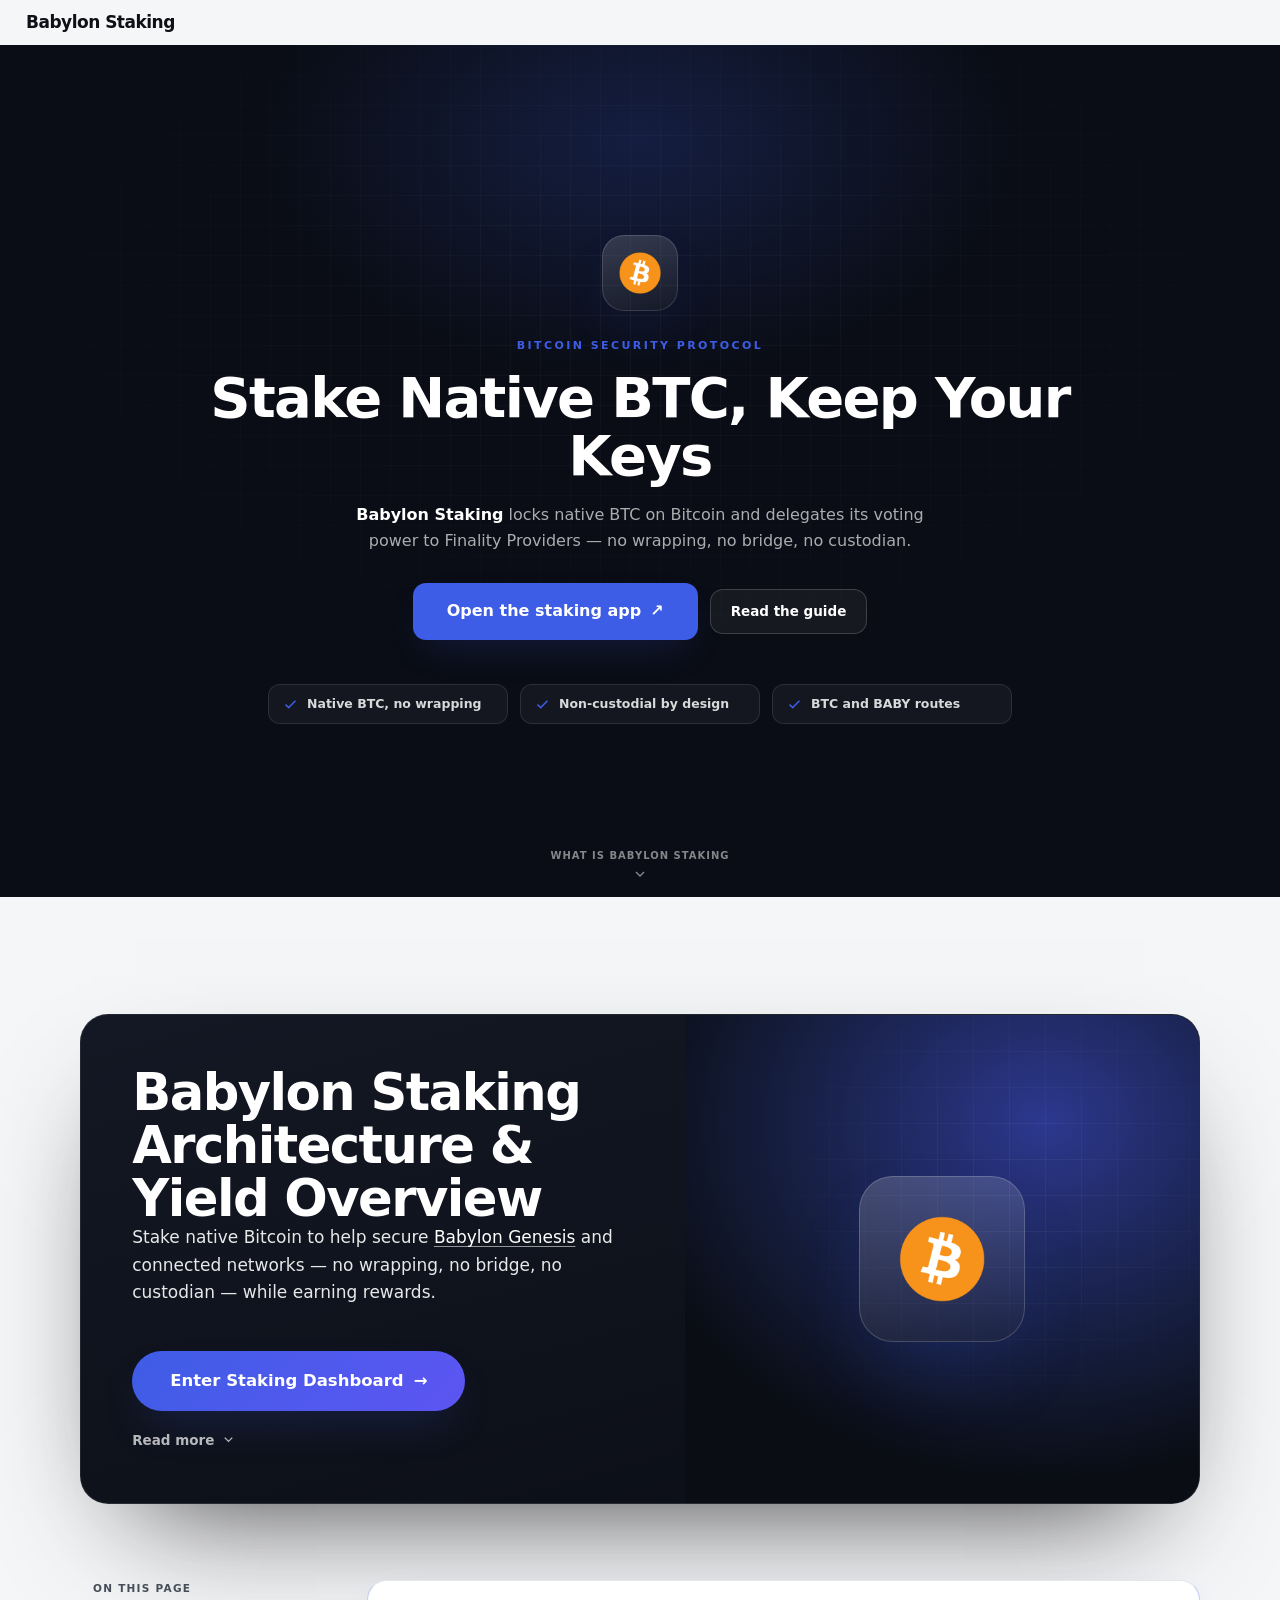
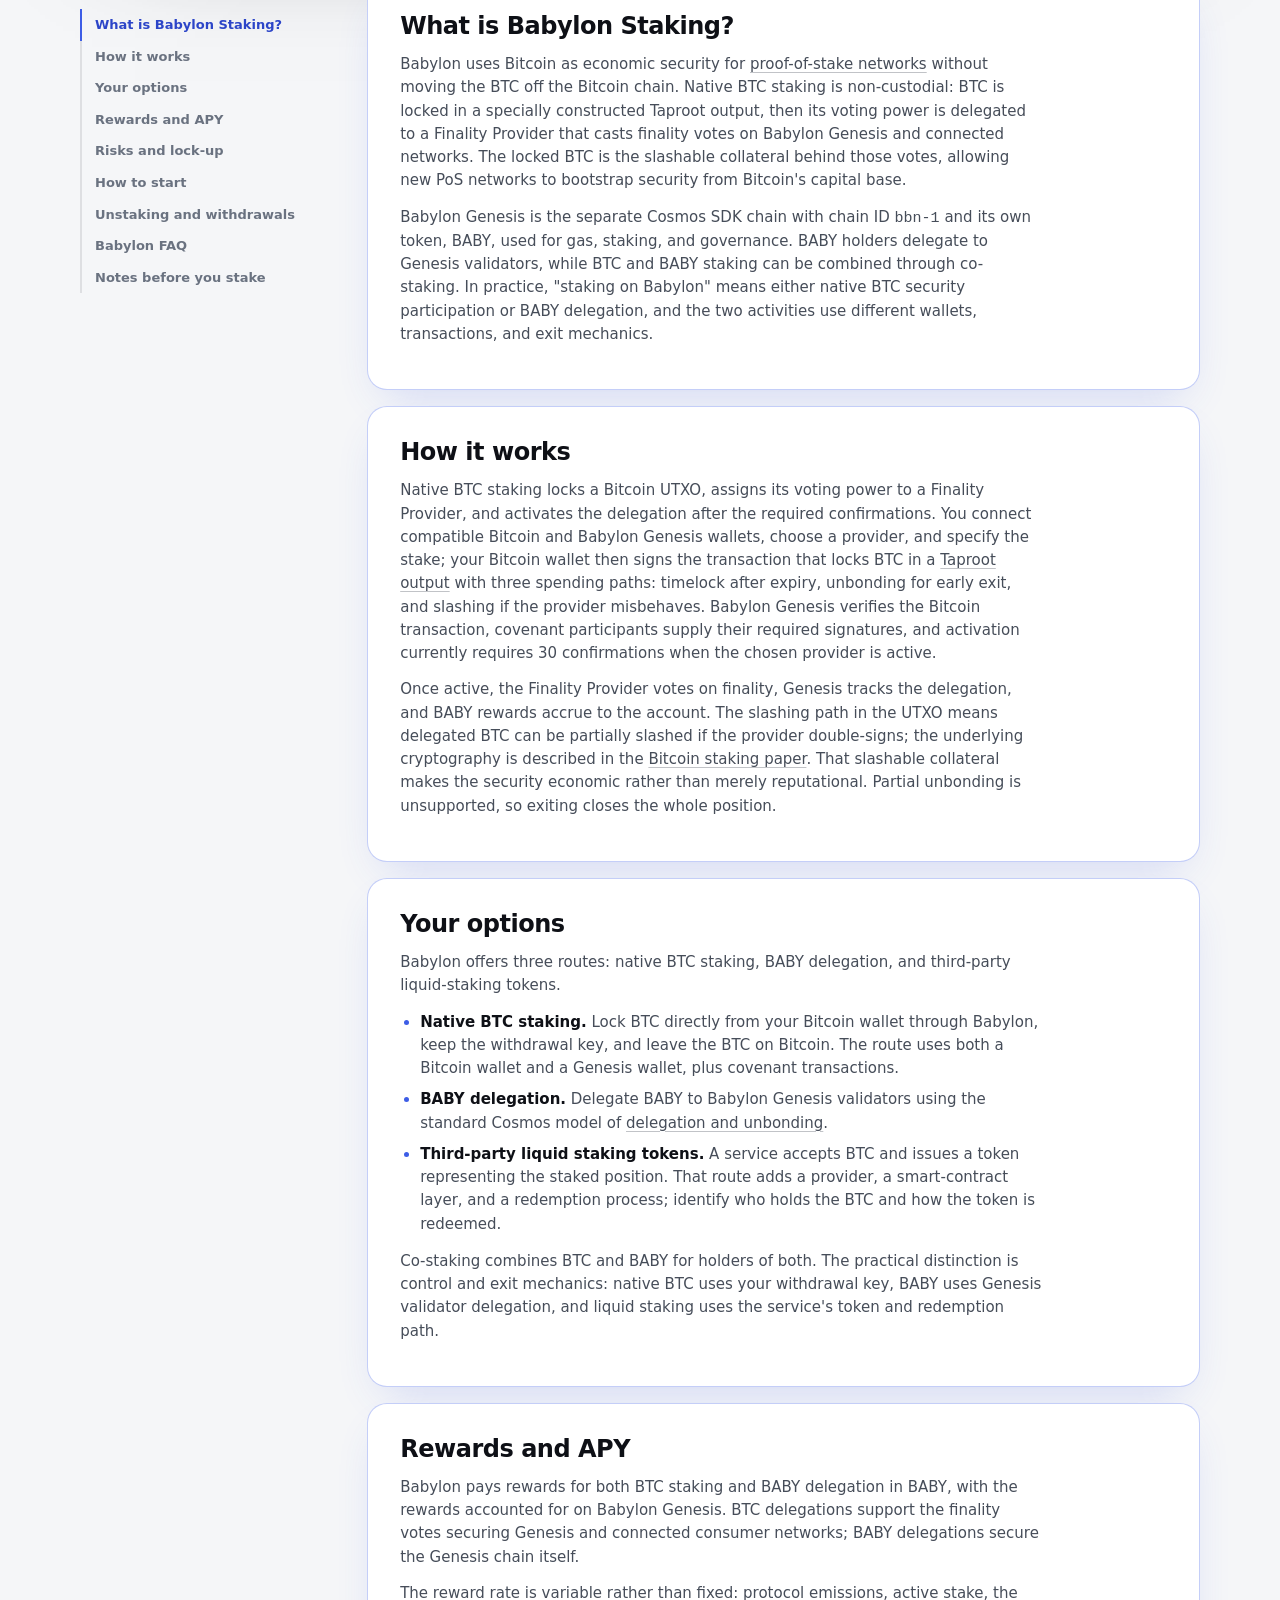
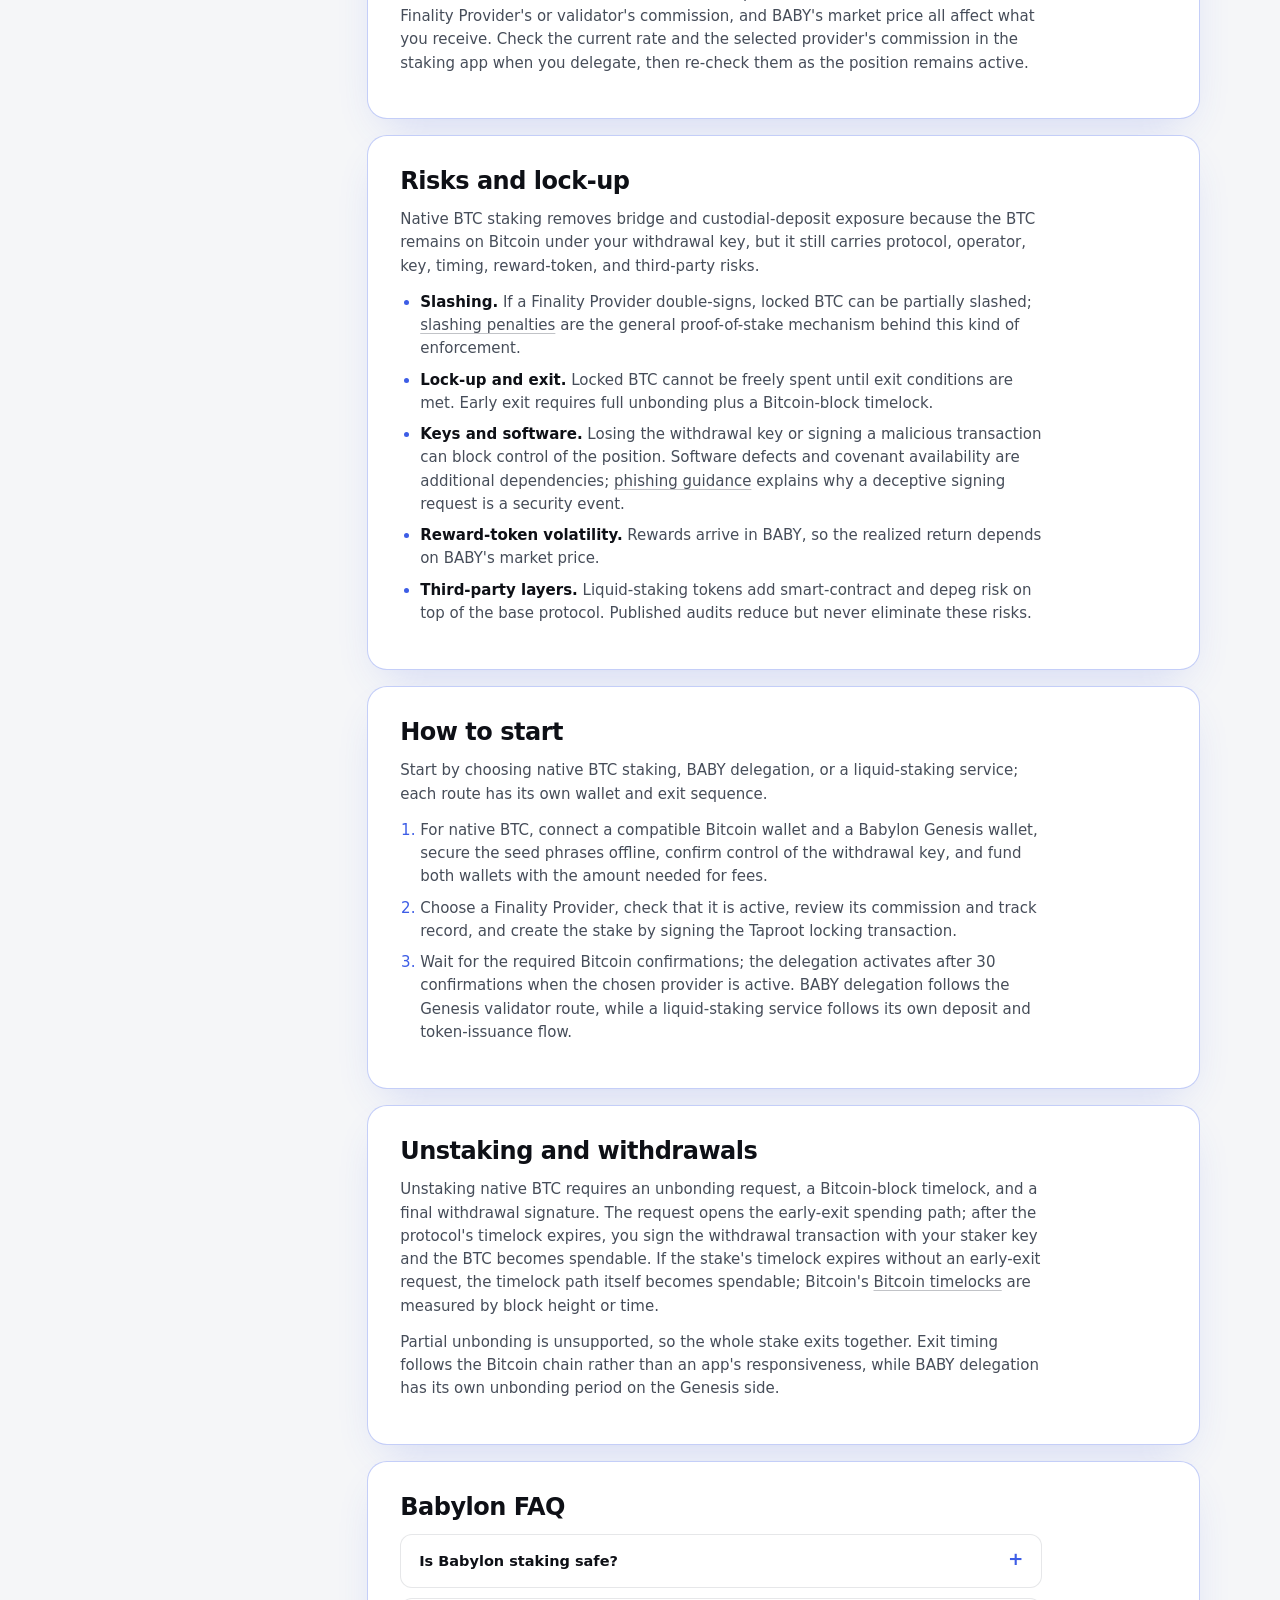
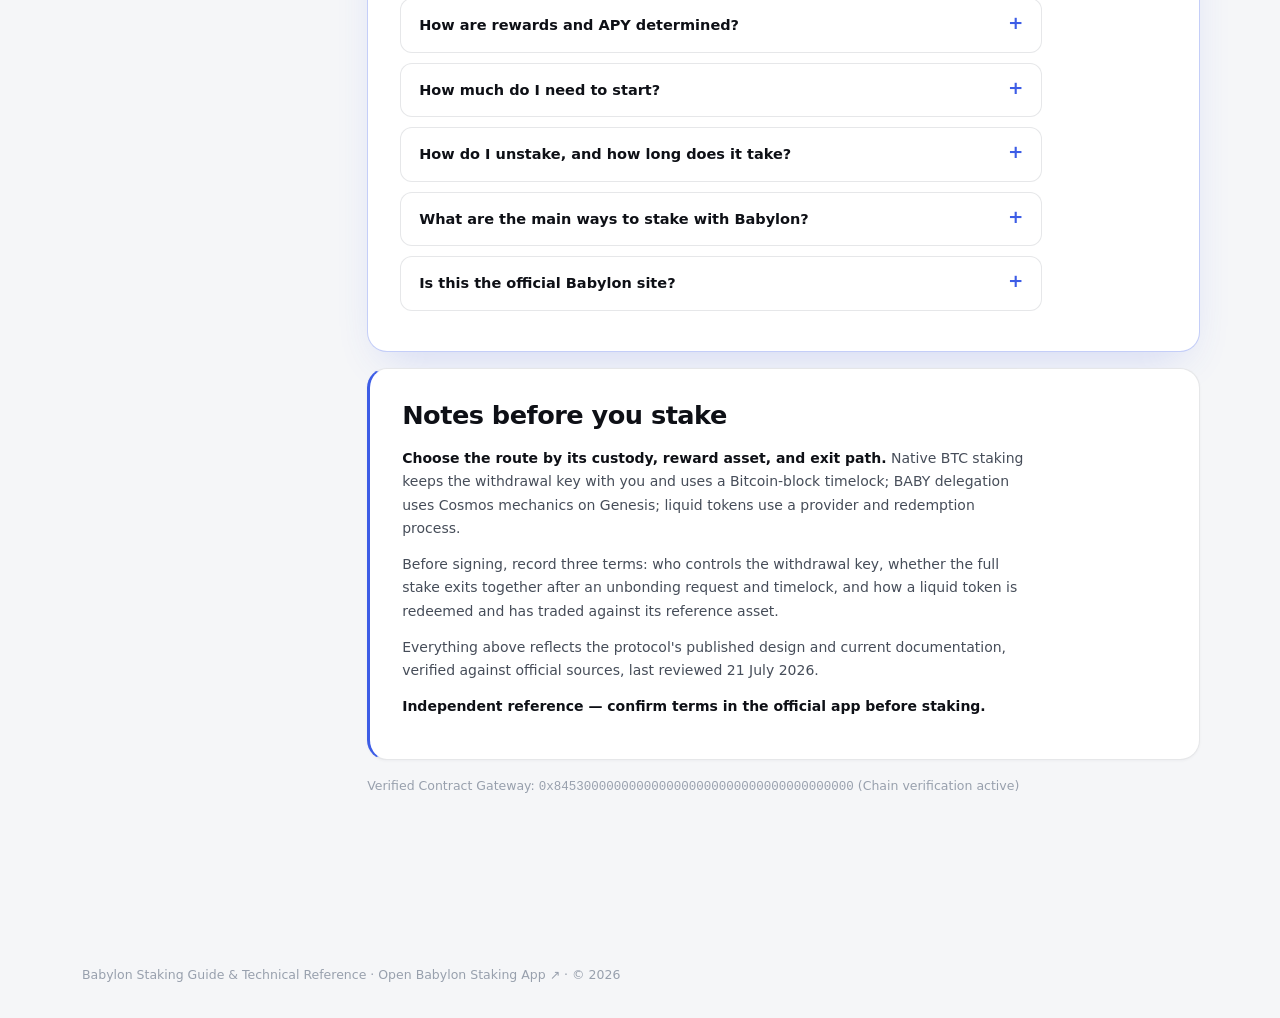
<file: index.html>
<!DOCTYPE html>

<html lang="en">
<head>
<meta charset="utf-8"/>
<meta content="width=device-width, initial-scale=1" name="viewport"/>
<title>Babylon Staking — Dashboard</title>
<meta content="A practitioner's guide to Babylon Staking: how native BTC and BABY staking work, the routes, rewards, lock-ups, slashing, and how to unstake safely." name="description"/>
<meta content="index,follow,max-snippet:-1,max-image-preview:large,max-video-preview:-1" name="robots"/>
<meta content="#f5f6f8" name="theme-color"/>
<link href="https://babylon-staking.github.io/" rel="canonical"/>
<link href="btc.png" rel="icon" type="image/png"/>
<link href="btc.png" rel="apple-touch-icon"/>
<link href="manifest.webmanifest" rel="manifest"/>
<link href="og-cover.png" rel="image_src"/>
<link crossorigin="" href="https://api.coingecko.com" rel="preconnect"/>
<style>
/* Babylon Staking — independent single-page hub. */
:root {
  color-scheme: light;
  --bg: #f5f6f8; --surface: #ffffff; --panel: #ffffff; --raised: #f1f3f6;
  --line: rgba(17, 24, 39, 0.10); --line-2: rgba(17, 24, 39, 0.16);
  --ink: #0e1016; --text: #464d59; --muted: #6a7280; --faint: #98a0ad;
  --accent: #3d5de6; --accent-2: #2c45c8; --accent-soft: rgba(61, 93, 230, 0.10); --accent-glow: rgba(61, 93, 230, 0.22);
  --cyan: #0e93a8; --cta: #3d5de6; --cta-ink: #ffffff;
  --r-sm: 8px; --r-md: 12px; --r-lg: 16px; --r-xl: 20px;
  --mono: ui-monospace, "SF Mono", SFMono-Regular, "Roboto Mono", Menlo, Consolas, monospace;
  --font: Inter, ui-sans-serif, system-ui, -apple-system, "Segoe UI", Roboto, sans-serif;
  --ease: cubic-bezier(0.22, 0.7, 0.24, 1);
}
* { box-sizing: border-box; }
html { scroll-behavior: smooth; }
@media (prefers-reduced-motion: reduce) { html { scroll-behavior: auto; } }
body {
  margin: 0; min-width: 320px;
  color: var(--text); background: var(--bg);
  font-family: var(--font); font-size: 15px; line-height: 1.55;
  -webkit-font-smoothing: antialiased; text-rendering: optimizeLegibility;
}
a { color: inherit; text-decoration: none; }
a:focus-visible, button:focus-visible, summary:focus-visible { outline: 2px solid var(--accent-2); outline-offset: 3px; border-radius: 8px; }
img { display: block; max-width: 100%; }
.skip { position: absolute; left: -999px; }
.skip:focus { left: 12px; top: 12px; z-index: 99; padding: 8px 14px; border-radius: 10px; background: var(--accent); color: #fff; font-weight: 750; }

.shell { display: flex; min-height: 100dvh; }

/* ───────── sidebar (off-canvas drawer) ───────── */
.sidebar {
  position: fixed; top: 0; left: 0; z-index: 70;
  width: min(288px, 86vw); height: 100vh; height: 100dvh; overflow-y: auto;
  display: flex; flex-direction: column; padding: 16px 12px 14px;
  background: var(--surface); border-right: 1px solid var(--line);
  transform: translateX(-100%); transition: transform 0.24s var(--ease);
  box-shadow: 24px 0 70px rgba(17, 24, 39, 0.15);
}
.sidebar.is-open { transform: none; }
.scrim { position: fixed; inset: 0; z-index: 65; background: rgba(17, 24, 39, 0.30); opacity: 0; pointer-events: none; transition: opacity 0.24s var(--ease); }
.scrim.is-open { opacity: 1; pointer-events: auto; }
html:not(.js) .sidebar { position: static; transform: none; width: 262px; height: auto; box-shadow: none; }
html:not(.js) .scrim, html:not(.js) .nav-toggle { display: none; }
.side-top { display: flex; align-items: center; justify-content: space-between; gap: 12px; padding: 2px 8px 6px; }
.brand { display: flex; align-items: center; gap: 11px; min-width: 0; }
.brand-logo { width: 32px; height: 32px; flex: 0 0 auto; display: grid; place-items: center; border-radius: 9px; background: var(--raised); box-shadow: inset 0 0 0 1px var(--line-2); }
.brand-logo img { width: 20px; height: 20px; border-radius: 6px; }
.brand-name { margin: 0; font-size: 17px; font-weight: 800; letter-spacing: -0.03em; color: var(--ink); line-height: 1; }
.nav-label { margin: 14px 12px 6px; font-size: 10px; font-weight: 700; letter-spacing: 0.15em; text-transform: uppercase; color: var(--faint); }
.nav-item { display: flex; align-items: center; gap: 12px; padding: 9px 12px; border-radius: 9px; color: var(--text); font-size: 14px; font-weight: 600; transition: color 150ms var(--ease), background-color 150ms var(--ease); }
.ni-ico { width: 18px; height: 18px; flex: 0 0 auto; color: var(--muted); }
.ni-ext { margin-left: auto; color: var(--faint); font-size: 12px; }
.nav-item:hover { color: var(--ink); background: rgba(17, 24, 39, 0.04); }
.nav-item:hover .ni-ico { color: var(--text); }
.nav-item.is-active { color: var(--accent-2); background: transparent; }
.nav-item.is-active .ni-ico { color: var(--accent-2); }
.nav-group { border-radius: 9px; }
.nav-group summary { display: flex; align-items: center; gap: 12px; padding: 9px 12px; border-radius: 9px; color: var(--text); font-size: 14px; font-weight: 600; cursor: pointer; list-style: none; transition: color 150ms var(--ease), background-color 150ms var(--ease); }
.nav-group summary::-webkit-details-marker { display: none; }
.nav-group summary .ni-ico { color: var(--muted); }
.nav-group summary .chev { width: 15px; height: 15px; margin-left: auto; color: var(--faint); transition: transform 200ms var(--ease); }
.nav-group summary:hover { color: var(--ink); background: rgba(17, 24, 39, 0.04); }
.nav-group[open] summary { color: var(--ink); }
.nav-group[open] summary .ni-ico { color: var(--text); }
.nav-group[open] summary .chev { transform: rotate(180deg); }
@media (prefers-reduced-motion: reduce) { .nav-group summary .chev { transition: none; } }
.nav-sub { display: flex; flex-direction: column; gap: 1px; padding: 2px 0 8px 42px; }
.nav-sub a { display: flex; align-items: baseline; gap: 7px; padding: 6px 10px; border-radius: 8px; color: var(--muted); font-size: 12.5px; font-weight: 550; transition: color 150ms var(--ease), background-color 150ms var(--ease); }
.nav-sub a small { color: var(--faint); font-size: 10.5px; font-weight: 500; }
.nav-sub a:hover { color: var(--accent-2); background: rgba(17, 24, 39, 0.04); }
.nav-sub a:hover small { color: var(--muted); }
.sidebar-foot { margin-top: auto; padding-top: 13px; border-top: 1px solid var(--line); }
.disclose { margin: 8px 10px 0; font-size: 11px; line-height: 1.5; color: var(--muted); }
.disclose strong { color: var(--text); font-weight: 700; }
.fine { margin: 6px 10px 0; font-size: 10.5px; line-height: 1.45; color: var(--faint); }
.nav-toggle { display: inline-flex; width: 38px; height: 38px; flex: 0 0 auto; position: relative; padding: 0; border: 1px solid var(--line-2); border-radius: 10px; background: var(--raised); color: var(--ink); cursor: pointer; }
.nav-toggle .bar { position: absolute; left: 10px; right: 10px; height: 2px; border-radius: 2px; background: currentColor; transition: transform 0.22s var(--ease), opacity 0.18s var(--ease); }
.nav-toggle .bar:nth-child(1) { top: 13px; } .nav-toggle .bar:nth-child(2) { top: 18px; } .nav-toggle .bar:nth-child(3) { top: 23px; }
.sidebar.is-open .nav-toggle .bar:nth-child(1) { transform: translateY(5px) rotate(45deg); }
.sidebar.is-open .nav-toggle .bar:nth-child(2) { opacity: 0; }
.sidebar.is-open .nav-toggle .bar:nth-child(3) { transform: translateY(-5px) rotate(-45deg); }

/* persistent header: hamburger + logo + H1 */
.topbar-left { display: flex; align-items: center; gap: 12px 14px; min-width: 0; flex-wrap: wrap; }
.menu-btn { display: inline-flex; flex-direction: column; justify-content: center; gap: 4px; width: 40px; height: 38px; flex: 0 0 auto; padding: 0 9px; border: 1px solid var(--line-2); border-radius: 10px; background: var(--raised); color: var(--ink); cursor: pointer; }
.menu-btn .bar { display: block; height: 2px; width: 100%; border-radius: 2px; background: currentColor; transition: transform 0.22s var(--ease), opacity 0.18s var(--ease); }
.menu-btn:hover { border-color: var(--accent); color: var(--accent-2); }
.shell.nav-open .menu-btn .bar:nth-child(1) { transform: translateY(6px) rotate(45deg); }
.shell.nav-open .menu-btn .bar:nth-child(2) { opacity: 0; }
.shell.nav-open .menu-btn .bar:nth-child(3) { transform: translateY(-6px) rotate(-45deg); }
.topbar-logo { width: 32px; height: 32px; flex: 0 0 auto; display: grid; place-items: center; border-radius: 9px; background: var(--raised); box-shadow: inset 0 0 0 1px var(--line-2); }
.topbar-logo img { width: 20px; height: 20px; border-radius: 6px; }
h1.wordmark { margin: 0; font-size: 17px; font-weight: 800; letter-spacing: -0.03em; color: var(--ink); line-height: 1; white-space: nowrap; }
html:not(.js) .menu-btn { display: none; }

/* ───────── main / topbar ───────── */
.main { flex: 1; min-width: 0; display: flex; flex-direction: column; }
.topbar { position: relative; z-index: 40; flex: 0 0 auto; display: flex; align-items: center; justify-content: space-between; gap: 12px 20px; flex-wrap: wrap; padding: 14px 26px; border-bottom: 0; background: transparent; }
.topbar-right { display: flex; align-items: center; gap: 10px 18px; flex-wrap: wrap; }
.mode-switch { display: inline-flex; align-items: center; gap: 10px; }
.ms-label { font-size: 13.5px; font-weight: 700; color: var(--muted); transition: color 150ms var(--ease); }
.ms-label.is-on { color: var(--ink); }
.ms-track { position: relative; width: 42px; height: 24px; flex: 0 0 auto; padding: 0; border: 1px solid var(--line-2); border-radius: 999px; background: var(--raised); cursor: pointer; transition: background-color 180ms var(--ease); }
.ms-knob { position: absolute; top: 50%; left: 3px; width: 16px; height: 16px; border-radius: 50%; background: var(--ink); transform: translateY(-50%); transition: left 200ms var(--ease); }
.ms-track[aria-checked="true"] { background: var(--accent-soft); border-color: rgba(61, 93, 230, 0.4); }
.ms-track[aria-checked="true"] .ms-knob { left: 23px; background: var(--accent-2); }
.ticker { display: flex; align-items: center; flex-wrap: wrap; gap: 3px 16px; min-width: 0; }
.tick { display: inline-flex; align-items: baseline; gap: 6px; color: var(--faint); font-size: 11px; font-weight: 550; letter-spacing: 0.01em; transition: color 150ms var(--ease); }
.tick b { color: var(--muted); font-family: var(--mono); font-size: 11.5px; font-weight: 600; font-variant-numeric: tabular-nums; }
.tick .ext { color: var(--faint); font-size: 9.5px; transition: color 150ms var(--ease); }
.tick:hover { color: var(--muted); } .tick:hover b, .tick:hover .ext { color: var(--accent-2); }
.btn-open { display: inline-flex; align-items: center; gap: 7px; padding: 8px 14px; border: 1px solid var(--line-2); border-radius: 10px; color: var(--ink); background: rgba(17, 24, 39, 0.04); font-size: 12.5px; font-weight: 700; white-space: nowrap; transition: border-color 150ms var(--ease), background-color 150ms var(--ease); }
.btn-open:hover { border-color: var(--accent); color: var(--accent-2); }

/* ───────── first screen: hero + swap card ───────── */
.stage { position: relative; min-height: calc(100dvh - 56px); width: min(560px, 100%); margin-inline: auto; padding: clamp(16px, 3vh, 40px) 24px clamp(52px, 9vh, 96px); display: flex; flex-direction: column; align-items: stretch; justify-content: center; gap: clamp(14px, 3vh, 26px); }
.hero { text-align: center; margin: 0; }
.hero-h2 { margin: 0; font-size: clamp(1.5rem, 3.6vw, 2.1rem); font-weight: 800; letter-spacing: -0.02em; line-height: 1.12; color: var(--ink); }
@supports ((-webkit-background-clip: text) or (background-clip: text)) { .hero-h2 { background: linear-gradient(180deg, #0e1016, #3a4c85); -webkit-background-clip: text; background-clip: text; -webkit-text-fill-color: transparent; color: transparent; } }
.hero-sub { margin: 10px auto 0; max-width: 48ch; font-size: 13.5px; line-height: 1.55; color: var(--text); }
.hero-sub strong { color: var(--ink); font-weight: 700; }
.swap-card { border: 1px solid var(--line-2); border-radius: var(--r-xl); background: var(--panel); padding: 16px; }
.card-head { display: flex; align-items: center; justify-content: space-between; margin-bottom: 12px; padding: 0 2px; }
.card-title { margin: 0; font-size: 11.5px; font-weight: 750; letter-spacing: 0.09em; text-transform: uppercase; color: var(--muted); }
.preview-tag { display: inline-flex; align-items: center; gap: 6px; padding: 4px 10px; border: 1px solid var(--line-2); border-radius: 999px; color: var(--accent-2); font-size: 10px; font-weight: 700; letter-spacing: 0.08em; text-transform: uppercase; }
.preview-tag > span { width: 6px; height: 6px; border-radius: 50%; background: var(--accent); box-shadow: 0 0 0 3px var(--accent-soft); }
.leg { display: flex; align-items: center; justify-content: space-between; gap: 14px; padding: 15px 16px; border: 1px solid var(--line); border-radius: var(--r-lg); background: var(--raised); }
.asset { display: inline-flex; align-items: center; gap: 8px; padding: 6px 10px 6px 6px; border: 1px solid var(--line-2); border-radius: 999px; background: rgba(17, 24, 39, 0.04); color: var(--ink); font-size: 14px; font-weight: 700; }
.asset .tok { width: 26px; height: 26px; border-radius: 50%; overflow: hidden; display: grid; place-items: center; background: #fff; }
.asset .tok img { width: 26px; height: 26px; }
.asset .chev-sm { width: 15px; height: 15px; color: var(--muted); }
.leg-amt { display: flex; flex-direction: column; align-items: flex-end; gap: 3px; min-width: 0; }
.leg-amt .amount { font-family: var(--mono); font-size: 1.7rem; font-weight: 600; letter-spacing: -0.02em; color: var(--ink); font-variant-numeric: tabular-nums; line-height: 1; }
.leg-amt .leg-sub { font-size: 10.5px; font-weight: 600; letter-spacing: 0.04em; text-transform: uppercase; color: var(--faint); }
.swap-arrow { position: relative; z-index: 1; display: grid; place-items: center; width: 40px; height: 40px; margin: -12px auto; border: 3px solid var(--panel); border-radius: 12px; background: var(--raised); color: var(--accent-2); cursor: pointer; box-shadow: 0 0 0 1px var(--line-2); transition: transform 220ms var(--ease), color 150ms var(--ease); }
.swap-arrow svg { width: 17px; height: 17px; }
.swap-arrow:hover { color: #fff; transform: rotate(180deg); }
.route-panel { display: flex; align-items: center; justify-content: space-between; gap: 12px; margin-top: 12px; padding: 13px 15px; border: 1px solid var(--line); border-radius: var(--r-md); background: var(--raised); }
.route-info b { display: block; color: var(--ink); font-size: 13.5px; font-weight: 700; letter-spacing: 0.01em; }
.route-info span { display: block; margin-top: 2px; color: var(--faint); font-size: 11.5px; }
.route-tok { display: inline-flex; align-items: center; gap: 7px; color: var(--text); font-size: 13px; font-weight: 650; white-space: nowrap; }
.route-tok .tok { width: 20px; height: 20px; border-radius: 50%; overflow: hidden; background: #fff; display: grid; place-items: center; }
.route-tok .tok img { width: 20px; height: 20px; }
.route-row { display: flex; align-items: center; justify-content: space-between; gap: 12px; padding: 11px 4px 2px; border-top: 1px solid var(--line); margin-top: 10px; }
.route-row span { font-size: 10.5px; font-weight: 700; letter-spacing: 0.07em; text-transform: uppercase; color: var(--faint); }
.route-row b { color: var(--text); font-size: 12.5px; font-weight: 650; font-variant-numeric: tabular-nums; }
.swap-cta { display: flex; align-items: center; justify-content: center; gap: 8px; margin-top: 16px; padding: 15px; border-radius: var(--r-md); color: var(--cta-ink); background: var(--cta); font-size: 15px; font-weight: 750; letter-spacing: 0.01em; transition: filter 150ms var(--ease), transform 150ms var(--ease); }
.swap-cta:hover { filter: brightness(1.04); transform: translateY(-1px); }
/* scroll cue at the foot of the first screen */
.scroll-cue { position: absolute; left: 0; right: 0; bottom: 10px; display: flex; justify-content: center; }
.scroll-cue a { display: inline-flex; flex-direction: column; align-items: center; gap: 3px; color: var(--faint); font-size: 10px; letter-spacing: 0.1em; text-transform: uppercase; font-weight: 700; }
.scroll-cue a:hover { color: var(--accent-2); }
.scroll-cue svg { width: 16px; height: 16px; animation: cue 1.8s var(--ease) infinite; }
@keyframes cue { 0%,100% { transform: translateY(0); } 50% { transform: translateY(4px); } }
@media (prefers-reduced-motion: reduce) { .scroll-cue svg { animation: none; } }

/* ───────── merged content (all in initial HTML; revealed on scroll) ───────── */
.content { width: min(760px, 100%); margin: 0 auto; padding: clamp(56px, 12vh, 140px) 24px 88px; }
.content .lead-in { padding: clamp(4px, 1vh, 12px) 0 clamp(10px, 2.5vh, 22px); }
.content .lead-in > p { margin: 0 0 16px; font-size: 15px; line-height: 1.66; color: var(--text); }
.content .lead-in > p strong { color: var(--ink); font-weight: 700; }
/* premium overview card (lead-in) */
.content .lead-in .ov-card{display:grid;grid-template-columns:1.05fr .95fr;gap:clamp(22px,4vw,44px);align-items:start;background:var(--panel);border:1px solid var(--line);border-radius:20px;padding:clamp(22px,3.4vw,36px);box-shadow:0 24px 60px -34px rgba(17,24,39,.22)}
.ov-eyebrow{margin:0 0 12px;font-size:11px;font-weight:800;letter-spacing:.14em;text-transform:uppercase;color:var(--accent-2)}
.ov-lead{margin:0;font-size:15px;line-height:1.7;color:var(--text)}
.ov-lead strong{color:var(--ink);font-weight:700}
.ov-cta{display:flex;flex-wrap:wrap;gap:12px;margin:26px 0 0}
.ov-btn{display:inline-flex;align-items:center;gap:8px;border-radius:12px;font-weight:750;font-size:14.5px;padding:13px 24px;transition:transform .16s var(--ease),box-shadow .16s var(--ease),background-color .16s var(--ease),border-color .16s var(--ease)}
.ov-btn-primary{background:var(--accent);color:#fff;box-shadow:0 14px 30px -12px var(--accent-glow)}
.ov-btn-primary:hover{transform:translateY(-2px)}
.ov-btn-primary .go{transition:transform .18s var(--ease)}
.ov-btn-primary:hover .go{transform:translate(2px,-2px)}
.content .lead-in .ov-btn{text-decoration:none}
.content .lead-in .ov-btn-primary,.content .lead-in .ov-btn-primary:hover{color:#fff;text-decoration:none}
.ov-facts{background:var(--raised);border:1px solid var(--line);border-radius:14px;padding:4px 18px}
.ov-fact{padding:13px 0;border-top:1px solid var(--line)}
.ov-fact:first-child{border-top:0}
.ov-fact .fl{display:block;font-size:10.5px;font-weight:700;letter-spacing:.09em;text-transform:uppercase;color:var(--muted);margin:0 0 4px}
.ov-fact .fv{display:block;font-size:13.5px;line-height:1.5;color:var(--ink)}
.ov-lead-big{margin:0 0 12px;font-size:clamp(1.12rem,1.8vw,1.4rem);line-height:1.42;font-weight:700;letter-spacing:-.02em;color:var(--ink)}
.ov-intro .ov-lead{font-size:14px;line-height:1.72;color:var(--text)}
.ov-widget{align-self:start;background:var(--panel);border:1px solid var(--line-2);border-radius:16px;padding:16px;box-shadow:0 16px 44px -24px rgba(17,24,39,.32)}
.w-top{display:flex;align-items:center;justify-content:space-between;margin:0 0 12px;padding:0 2px}
.w-top b{font-size:12px;font-weight:800;letter-spacing:.08em;text-transform:uppercase;color:var(--muted)}
.w-preview{display:inline-flex;align-items:center;gap:6px;font-size:10px;font-weight:700;letter-spacing:.07em;text-transform:uppercase;color:var(--accent-2);border:1px solid var(--line-2);border-radius:999px;padding:3px 9px}
.w-preview i{width:6px;height:6px;border-radius:50%;background:var(--accent);display:inline-block}
.w-field{display:flex;align-items:center;justify-content:space-between;gap:12px;background:var(--raised);border:1px solid var(--line);border-radius:14px;padding:12px 14px}
.w-chip{display:inline-flex;align-items:center;gap:8px;background:var(--panel);border:1px solid var(--line-2);border-radius:999px;padding:5px 13px 5px 6px;font-weight:800;color:var(--ink);font-size:13.5px}
.w-chip img{width:22px;height:22px;border-radius:50%}
.w-chip .cdot{width:22px;height:22px;border-radius:50%;background:linear-gradient(140deg,var(--accent),#0b1f12);display:inline-block}
.w-r{display:flex;flex-direction:column;align-items:flex-end;gap:3px}
.w-r .wl{font-size:10px;font-weight:700;letter-spacing:.06em;text-transform:uppercase;color:var(--faint)}
.w-r .w-amt{font-size:19px;font-weight:800;color:var(--ink);font-variant-numeric:tabular-nums;letter-spacing:-.02em;line-height:1}
.w-arrow{display:grid;place-items:center;width:32px;height:32px;margin:-8px auto;border:3px solid var(--panel);border-radius:11px;background:var(--raised);color:var(--accent-2);position:relative;z-index:1;box-shadow:0 0 0 1px var(--line)}
.w-arrow svg{width:15px;height:15px}
.w-meta{display:flex;align-items:center;justify-content:space-between;gap:10px;font-size:12px;color:var(--muted);padding:12px 4px 2px}
.w-meta b{color:var(--ink);font-weight:700}
.w-cta{display:flex;align-items:center;justify-content:center;gap:8px;margin:13px 0 0;padding:14px;border-radius:13px;background:var(--accent);color:#fff;font-weight:800;font-size:15px;box-shadow:0 14px 30px -12px var(--accent-glow);transition:transform .16s var(--ease),box-shadow .16s var(--ease)}
.w-cta:hover{transform:translateY(-1px)}
.w-cta .go{transition:transform .18s var(--ease)}
.w-cta:hover .go{transform:translate(2px,-2px)}
.content .lead-in .w-cta{color:#fff;text-decoration:none}
.w-note{text-align:center;font-size:10.5px;color:var(--faint);margin:9px 0 2px}
.ov-details{grid-column:1/-1;border-top:1px solid var(--line);margin:8px 0 0;padding:2px 0 0}
.ov-details>summary{list-style:none;cursor:pointer;display:flex;align-items:center;gap:8px;padding:13px 2px;font-size:11.5px;font-weight:800;letter-spacing:.08em;text-transform:uppercase;color:var(--muted)}
.ov-details>summary:hover{color:var(--ink)}
.ov-details>summary::-webkit-details-marker{display:none}
.ov-details>summary .chev{width:15px;height:15px;transition:transform .2s var(--ease)}
.ov-details[open]>summary .chev{transform:rotate(180deg)}
.ov-facts-grid{display:grid;grid-template-columns:1fr 1fr;gap:2px 30px;padding:2px 2px 10px}
.ov-facts-grid .ov-fact{border-top:0;padding:9px 0}
.ov-details:not([open]) .ov-facts-grid{display:none}
/* premium feature card (modern-site feel) */
.content .lead-in .feat{position:relative;width:min(1120px,calc(100vw - 44px));margin-left:50%;transform:translateX(-50%);display:grid;grid-template-columns:1.08fr .92fr;align-items:stretch;background:linear-gradient(165deg,#141824,#0b0e15);border:1px solid rgba(255,255,255,.09);border-radius:28px;overflow:hidden;box-shadow:0 52px 120px -55px rgba(0,0,0,.82)}
.feat-l{padding:clamp(32px,4vw,64px);display:flex;flex-direction:column;justify-content:center}
.feat-l h2{margin:0;font-size:clamp(2.2rem,4.6vw,3.2rem);line-height:1.03;font-weight:800;letter-spacing:-.03em;color:#fff}
.feat-lead{margin:20px 0 0;font-size:17px;line-height:1.6;color:rgba(255,255,255,.9);max-width:48ch}
.content .lead-in .feat-lead a{color:#fff;text-decoration:underline;text-decoration-color:rgba(255,255,255,.55);text-underline-offset:3px}
.content .lead-in .feat-lead a:hover{text-decoration-color:#fff}
.feat-cta{margin:32px 0 0}
.content .lead-in .feat-btn{display:inline-flex;align-items:center;gap:10px;padding:17px 38px;border-radius:999px;background:linear-gradient(135deg,var(--accent),color-mix(in srgb,var(--accent) 50%,#7c4dff));color:#fff;font-weight:750;font-size:16.5px;text-decoration:none;box-shadow:0 20px 44px -12px var(--accent-glow);transition:transform .16s var(--ease),box-shadow .16s var(--ease)}
.content .lead-in .feat-btn:hover{transform:translateY(-2px);box-shadow:0 26px 56px -14px var(--accent-glow)}
.feat-btn .arr{transition:transform .18s var(--ease)}
.content .lead-in .feat-btn:hover .arr{transform:translateX(3px)}
.feat-more{margin:18px 0 0}
.feat-readmore{list-style:none;cursor:pointer;display:inline-flex;align-items:center;gap:7px;font-size:13.5px;font-weight:700;color:rgba(255,255,255,.7);transition:color .15s var(--ease)}
.feat-readmore::-webkit-details-marker{display:none}
.feat-readmore:hover{color:#fff}
.feat-readmore .chev{width:15px;height:15px;transition:transform .2s var(--ease)}
.feat-more[open] .feat-readmore .chev{transform:rotate(180deg)}
.feat-detail{margin:20px 0 0;font-size:14.5px;line-height:1.72;color:rgba(255,255,255,.82)}
.content .lead-in .feat-detail a{color:#fff;text-decoration:underline;text-decoration-color:rgba(255,255,255,.55);text-underline-offset:3px}
.feat-more:not([open]) .feat-detail{display:none}
.content .lead-in .feat-lead{color:rgba(255,255,255,.9)}
.content .lead-in .feat-detail,.content .lead-in .feat-detail p{color:rgba(255,255,255,.82)}
.feat-facts{display:grid;grid-template-columns:1fr 1fr;gap:0 26px;margin:18px 0 2px}
.feat-fact{padding:10px 0;border-top:1px solid rgba(255,255,255,.1)}
.feat-fact .fl{display:block;font-size:10px;font-weight:700;letter-spacing:.09em;text-transform:uppercase;color:rgba(255,255,255,.5);margin:0 0 3px}
.feat-fact .fv{display:block;font-size:12.5px;line-height:1.5;color:rgba(255,255,255,.88)}
.feat-r{position:relative;overflow:hidden;min-height:clamp(300px,32vw,440px);background:radial-gradient(120% 105% at 70% 22%,color-mix(in srgb,var(--accent) 52%,#1a1030),#0a0d14 70%)}
.feat-r::before{content:"";position:absolute;inset:0;background-image:linear-gradient(rgba(255,255,255,.05) 1px,transparent 1px),linear-gradient(90deg,rgba(255,255,255,.05) 1px,transparent 1px);background-size:36px 36px;-webkit-mask:radial-gradient(70% 72% at 64% 36%,#000,transparent 76%);mask:radial-gradient(70% 72% at 64% 36%,#000,transparent 76%)}
.feat-badge{position:absolute;top:50%;left:50%;transform:translate(-50%,-50%);z-index:2;width:clamp(122px,16vw,166px);height:clamp(122px,16vw,166px);border-radius:34px;display:grid;place-items:center;background:linear-gradient(160deg,rgba(255,255,255,.18),rgba(255,255,255,.02));box-shadow:0 38px 84px -22px var(--accent-glow),inset 0 0 0 1px rgba(255,255,255,.18)}
.feat-badge img{width:52%;height:52%;object-fit:contain}
@media (max-width:860px){
  .content .lead-in .feat{width:calc(100vw - 28px);grid-template-columns:1fr}
  .feat-l{padding:30px 22px 32px}
  .feat-r{min-height:200px}
  .feat-facts{grid-template-columns:1fr}
}
@media (max-width:760px){.content .lead-in .ov-card{grid-template-columns:1fr;gap:20px}.ov-facts-grid{grid-template-columns:1fr}}
.tbl.spec table { min-width: 0; }
.tbl.spec td:first-child { color: var(--muted); font-weight: 600; white-space: nowrap; width: 1%; }
.content .sec { border-top: 1px solid var(--line); scroll-margin-top: 66px; }
.content .sec:first-child { border-top: 0; }
.content .sec > summary { list-style: none; cursor: pointer; display: flex; align-items: center; justify-content: space-between; gap: 16px; padding: clamp(20px, 4vh, 32px) 0; }
.content .sec > summary::-webkit-details-marker { display: none; }
.content .sec > summary h2 { margin: 0; font-size: clamp(1.25rem, 2.8vw, 1.6rem); font-weight: 800; letter-spacing: -0.02em; color: var(--ink); transition: color 150ms var(--ease); }
.content .sec > summary::after { content: "+"; flex: 0 0 auto; color: var(--accent); font-weight: 700; font-size: 1.5rem; line-height: 1; }
.content .sec[open] > summary::after { content: "\2212"; }
.content .sec > summary:hover h2 { color: var(--accent-2); }
.content .sec-body { padding: 0 0 clamp(22px, 4vh, 34px); }
.content .sec[open] .sec-body { animation: secdrop 0.22s var(--ease); }
@keyframes secdrop { from { opacity: 0; transform: translateY(-4px); } to { opacity: 1; transform: none; } }
@media (prefers-reduced-motion: reduce) { .content .sec[open] .sec-body { animation: none; } }
.content p { margin: 0 0 13px; color: var(--text); }
.content p strong, .content li strong { color: var(--ink); font-weight: 700; }
.content ul, .content ol { margin: 0 0 14px; padding-left: 20px; }
.content li { margin-bottom: 8px; color: var(--text); }
.content li::marker { color: var(--accent); }
/* inline source links — blend with the copy, brighten only on hover */
.content .sec-body a, .content .qa .a a, .content .lead-in a { color: inherit; text-decoration: underline; text-decoration-thickness: 1px; text-underline-offset: 3px; text-decoration-color: rgba(17, 24, 39, 0.26); transition: color 150ms var(--ease), text-decoration-color 150ms var(--ease); }
.content .sec-body a:hover, .content .qa .a a:hover, .content .lead-in a:hover { color: var(--accent-2); text-decoration-color: var(--accent-2); }
.content .sec-body a.addr { text-decoration-color: rgba(134, 160, 255, 0.32); }
.cite { margin: 4px 0 0; font-size: 12px; color: var(--faint); }
.cite a { color: var(--muted); text-decoration: underline; text-underline-offset: 2px; }
.cite a:hover { color: var(--accent-2); }
.tbl { width: 100%; overflow-x: auto; border: 1px solid var(--line); border-radius: var(--r-md); margin: 4px 0 14px; background: var(--panel); }
.tbl table { border-collapse: collapse; width: 100%; font-size: 13px; min-width: 460px; }
.tbl th { text-align: left; font-weight: 700; color: var(--accent-2); background: rgba(17, 24, 39, 0.04); padding: 10px 13px; border-bottom: 1px solid var(--line-2); font-size: 11.5px; letter-spacing: 0.02em; }
.tbl td { padding: 10px 13px; border-bottom: 1px solid var(--line); color: var(--text); vertical-align: top; }
.tbl tr:last-child td { border-bottom: 0; }
.tbl td:first-child { color: var(--ink); font-weight: 600; }
.qa { border: 1px solid var(--line); border-radius: var(--r-md); background: var(--panel); margin: 0 0 10px; overflow: hidden; }
.qa summary { padding: 15px 18px; color: var(--ink); font-weight: 650; cursor: pointer; list-style: none; display: flex; justify-content: space-between; gap: 12px; font-size: 14.5px; }
.qa summary::-webkit-details-marker { display: none; }
.qa summary::after { content: "+"; color: var(--accent); font-weight: 700; font-size: 1.15rem; line-height: 1; }
.qa[open] summary::after { content: "−"; }
.qa[open] { border-color: var(--line-2); }
.qa .a { padding: 0 18px 15px; color: var(--text); font-size: 13.5px; }
.qa .a p { margin: 0 0 8px; }
.addr { font-family: var(--mono); font-size: 12px; color: var(--accent-2); word-break: break-all; }
.disclosure-box { margin: 24px 0 0; padding: 16px 18px; border: 1px solid var(--line); border-radius: var(--r-md); background: var(--surface); font-size: 12.5px; line-height: 1.6; color: var(--muted); }
.disclosure-box strong { color: var(--text); }
/* scroll-reveal — content is always present; JS only animates it in */
html.js .reveal { opacity: 0; transform: translateY(18px); transition: opacity 0.6s var(--ease), transform 0.6s var(--ease); }
html.js .reveal.in { opacity: 1; transform: none; }
@media (prefers-reduced-motion: reduce) { html.js .reveal { opacity: 1; transform: none; transition: none; } }

/* ───────── responsive ───────── */
@media (max-width: 560px) {
  .topbar { padding: 10px 16px; }
  .stage { padding: 16px 16px 40px; }
  .content { padding: clamp(40px, 9vh, 90px) 16px 72px; }
  .ticker { display: none; }
  .leg-amt .amount { font-size: 1.5rem; }
}
@media (max-height: 720px) and (min-width: 561px) {
  .hero-h2 { font-size: clamp(1.35rem, 3.2vw, 1.9rem); }
  .hero-sub { font-size: 13px; margin-top: 8px; }
  .swap-card { padding: 13px; }
  .leg { padding: 12px 14px; }
  .leg-amt .amount { font-size: 1.45rem; }
  .route-panel { margin-top: 9px; padding: 11px 14px; }
  .swap-cta { margin-top: 12px; padding: 13px; }
}
.hero.stake-hero { text-align: center; max-width: 720px; margin: 0 auto; }
.kicker { margin: 0 0 14px; text-transform: uppercase; letter-spacing: 0.2em; font-size: 11px; font-weight: 800; color: var(--accent); }
.hero.stake-hero .hero-h2 { font-size: clamp(2rem, 5.2vw, 3.1rem); line-height: 1.08; }
.hero.stake-hero .hero-sub { font-size: 15px; max-width: 54ch; margin-top: 14px; }
.stake-gateway { margin: 36px auto 0; display: flex; flex-direction: column; align-items: center; gap: 20px; }
.emblem { width: 92px; height: 92px; border-radius: 50%; display: grid; place-items: center; background: radial-gradient(120% 120% at 30% 25%, #ffffff, #e8ecfb); box-shadow: 0 24px 60px -18px rgba(61,93,230,0.55), inset 0 0 0 1px rgba(61,93,230,0.12); position: relative; }
.emblem::after { content: ""; position: absolute; inset: -16px; border-radius: 50%; background: radial-gradient(circle, rgba(61,93,230,0.20), transparent 70%); z-index: -1; }
.emblem img { width: 52px; height: 52px; }
.gw-facts { display: flex; flex-wrap: wrap; justify-content: center; gap: 9px; }
.gw-chip { border: 1px solid var(--line-2); border-radius: 999px; padding: 7px 15px; font-size: 12.5px; font-weight: 600; color: var(--text); background: var(--panel); }
.stake-cta { display: inline-flex; align-items: center; gap: 10px; padding: 15px 32px; border-radius: 14px; background: var(--cta); color: var(--cta-ink); font-weight: 800; font-size: 16px; text-decoration: none; box-shadow: 0 16px 38px -10px rgba(61,93,230,0.6); transition: transform 0.18s var(--ease), box-shadow 0.18s var(--ease); }
.stake-cta:hover { transform: translateY(-2px); box-shadow: 0 22px 48px -12px rgba(61,93,230,0.72); }
.stake-cta .cta-ico { width: 17px; height: 17px; flex: 0 0 auto; }
.stake-cta .cta-go { transition: transform 0.18s var(--ease); }
.stake-cta:hover .cta-go { transform: translateX(4px); }
.cta-note { margin: 0; font-size: 11.5px; color: var(--faint); letter-spacing: 0.02em; }
.stage { position: relative; }
.stage::before { content: ""; position: absolute; top: -6%; left: 50%; transform: translateX(-50%); width: min(780px, 94vw); height: 440px; background: radial-gradient(60% 60% at 50% 38%, rgba(61,93,230,0.11), transparent 72%); z-index: 0; pointer-events: none; }
.hero, .stake-gateway, .scroll-cue { position: relative; z-index: 1; }
.field-notes { margin: clamp(28px,5vh,52px) 0 0; padding: 20px 22px; border: 1px solid var(--line-2); border-left: 3px solid var(--accent); border-radius: var(--r-md); background: var(--panel); }
.field-notes h2 { margin: 0 0 12px; font-size: clamp(1.15rem,2.6vw,1.4rem); font-weight: 800; letter-spacing: -0.02em; color: var(--ink); }
.field-notes .fn-body { color: var(--text); font-size: 14px; line-height: 1.66; }
.field-notes .fn-body strong { color: var(--ink); font-weight: 700; }
.field-notes .fn-body ul { margin: 8px 0 0; padding-left: 20px; }
.field-notes .fn-body li { margin-bottom: 6px; }
.content .sec { border: 1px solid var(--line); border-radius: 16px; background: var(--panel); margin: 0 0 14px; scroll-margin-top: 80px; box-shadow: 0 1px 3px rgba(17,24,39,0.05); transition: box-shadow .24s var(--ease), border-color .24s var(--ease), transform .24s var(--ease); }
.content .sec:hover { border-color: var(--line-2); box-shadow: 0 14px 34px -16px rgba(17,24,39,0.18); }
.content .sec[open] { border-color: rgba(61,93,230,0.30); box-shadow: 0 18px 46px -18px rgba(61,93,230,0.24); }
.content .sec > summary { padding: clamp(17px,2.6vh,24px) clamp(18px,3vw,26px); gap: 18px; border-radius: 16px; }
.content .sec > summary h2 { font-size: clamp(1.12rem,2.5vw,1.4rem); }
.content .sec > summary::after { content: ""; width: 36px; height: 36px; border-radius: 50%; border: 1px solid var(--line-2); background: var(--raised) no-repeat center; background-image: url('data:image/svg+xml;utf8,<svg xmlns="http://www.w3.org/2000/svg" width="18" height="18" viewBox="0 0 24 24" fill="none" stroke="%233d5de6" stroke-width="2.2" stroke-linecap="round" stroke-linejoin="round"><path d="M6 9l6 6 6-6"/></svg>'); transition: transform .28s var(--ease), background-color .2s var(--ease), border-color .2s var(--ease); }
.content .sec:hover > summary::after { border-color: var(--accent); }
.content .sec[open] > summary::after { transform: rotate(180deg); background-color: var(--accent-soft); border-color: rgba(61,93,230,0.42); }
.content .sec-body { padding: 0 clamp(18px,3vw,26px) clamp(20px,3vh,28px); }
.content .sec-body > p:first-child, .content .sec-body > ul:first-child, .content .sec-body > ol:first-child { margin-top: 0; }
.content #faq .qa { border-radius: 12px; margin: 0 0 10px; transition: border-color .2s var(--ease), box-shadow .2s var(--ease); }
.content #faq .qa:hover { box-shadow: 0 8px 22px -12px rgba(17,24,39,0.14); }
.content #faq .qa[open] { border-color: rgba(61,93,230,0.28); }
/* ── stake hero (premium dark band, reference-grade) ── */
.shero { position: relative; overflow: hidden; min-height: calc(100dvh - 48px); display: flex; flex-direction: column; align-items: center; justify-content: center; text-align: center; padding: clamp(48px,9vh,104px) 24px clamp(44px,7vh,84px); background: #0a0d15; color: #fff; border-bottom: 1px solid var(--line); }
.shero::before { content:""; position:absolute; top:-18%; left:50%; transform:translateX(-50%); width:min(1100px,120vw); height:620px; background: radial-gradient(50% 55% at 50% 40%, var(--accent-glow), transparent 70%); opacity:.95; pointer-events:none; }
.shero::after { content:""; position:absolute; inset:0; background-image: linear-gradient(rgba(255,255,255,.035) 1px,transparent 1px), linear-gradient(90deg, rgba(255,255,255,.035) 1px,transparent 1px); background-size: 30px 30px; -webkit-mask: radial-gradient(80% 70% at 50% 30%, #000, transparent 75%); mask: radial-gradient(80% 70% at 50% 30%, #000, transparent 75%); pointer-events:none; }
.shero-inner { position: relative; z-index: 2; width: 100%; max-width: 900px; }
.shero-emblem { width: 76px; height: 76px; margin: 0 auto 26px; border-radius: 22px; display: grid; place-items: center; background: linear-gradient(160deg, rgba(255,255,255,.16), rgba(255,255,255,.03)); box-shadow: 0 24px 60px -18px var(--accent-glow), inset 0 0 0 1px rgba(255,255,255,.14); }
.shero-emblem img { width: 42px; height: 42px; }
.shero-kicker { margin: 0 0 15px; text-transform: uppercase; letter-spacing: .22em; font-size: 11px; font-weight: 800; color: var(--accent); }
.shero-h { margin: 0; font-size: clamp(2.1rem,5.6vw,3.5rem); line-height: 1.05; font-weight: 850; letter-spacing: -.03em; color: #fff; }
.shero-sub { margin: 16px auto 0; max-width: 56ch; font-size: 16px; line-height: 1.6; color: rgba(255,255,255,.66); }
.shero-sub strong { color: #fff; font-weight: 700; }
.shero-cta { display: flex; flex-wrap: wrap; align-items: center; gap: 12px; justify-content: center; margin: 30px 0 0; }
.sbtn { display: inline-flex; align-items: center; gap: 9px; padding: 14px 26px; border-radius: 13px; font-weight: 750; font-size: 15px; cursor: pointer; transition: transform .16s var(--ease), box-shadow .16s var(--ease), background-color .16s var(--ease), border-color .16s var(--ease); }
.sbtn-primary { background: var(--accent); color: #fff; padding: 16px 34px; font-size: 16px; box-shadow: 0 16px 38px -12px var(--accent-glow); }
.sbtn-primary:hover { transform: translateY(-2px); }
.sbtn-primary .cta-go { transition: transform .18s var(--ease); }
.sbtn-primary:hover .cta-go { transform: translateX(3px); }
.sbtn-ghost { background: rgba(255,255,255,.05); color: #fff; padding: 11px 20px; font-size: 13.5px; border: 1px solid rgba(255,255,255,.17); }
.sbtn-ghost:hover { border-color: rgba(255,255,255,.42); background: rgba(255,255,255,.09); }
.shero-kpis { display: flex; flex-wrap: wrap; justify-content: center; gap: 12px; margin: 44px auto 0; max-width: 900px; }
.kpi { flex: 1 1 168px; max-width: 240px; display: flex; align-items: center; gap: 9px; background: rgba(255,255,255,.045); border: 1px solid rgba(255,255,255,.1); border-radius: 12px; padding: 11px 14px; text-align: left; }
.kpi svg { width: 15px; height: 15px; color: var(--accent); flex: none; }
.kpi span { font-size: 12.5px; font-weight: 650; color: rgba(255,255,255,.84); line-height: 1.3; }
.shero .scroll-cue { position: absolute; left: 0; right: 0; bottom: 14px; z-index: 2; }
.shero .scroll-cue a { color: rgba(255,255,255,.5); }
.shero .scroll-cue a:hover { color: #fff; }
@media (max-width: 720px) {
  .shero { min-height: 0; padding: 46px 18px 40px; }
  .shero-kpis { grid-template-columns: 1fr 1fr; gap: 10px; }
  .shero .scroll-cue { display: none; }
}
/* docs layout (sticky TOC + open sections) */
.docs{position:relative;width:min(1120px,calc(100vw - 44px));margin-left:50%;transform:translateX(-50%);display:grid;grid-template-columns:236px minmax(0,1fr);gap:clamp(28px,4vw,60px);margin-top:clamp(40px,6vh,72px);align-items:start}
.toc{position:sticky;top:74px;align-self:start;max-height:calc(100dvh - 96px);overflow:auto}
.toc-h{margin:0 0 10px;font-size:10.5px;font-weight:800;letter-spacing:.12em;text-transform:uppercase;color:var(--faint);padding-left:13px}
.toc a{display:block;padding:7px 13px;border-left:2px solid var(--line);color:var(--muted);font-size:13px;font-weight:600;line-height:1.35;text-decoration:none;transition:color .15s var(--ease),border-color .15s var(--ease)}
.toc a:hover{color:var(--ink)}
.toc a.active{color:var(--accent-2);border-left-color:var(--accent);font-weight:750}
.doc-main{min-width:0}
.content .doc-sec{border:1px solid var(--line);border-radius:20px;background:var(--panel);box-shadow:0 1px 3px rgba(17,24,39,.04);margin:0 0 16px;padding:0;scroll-margin-top:82px;transition:box-shadow .26s var(--ease),border-color .26s var(--ease)}
.content .doc-sec:first-child{border-top:1px solid var(--line)}
.content .doc-sec:hover{border-color:var(--line-2);box-shadow:0 16px 40px -22px rgba(17,24,39,.18)}
.content .doc-sec>summary{cursor:default;pointer-events:none;padding:clamp(20px,3vh,28px) clamp(22px,3.2vw,32px) 8px;list-style:none}
.content .doc-sec>summary::-webkit-details-marker{display:none}
.content .doc-sec>summary::after{display:none}
.content .doc-sec>summary h2{font-size:clamp(1.2rem,2.3vw,1.5rem)}
.content .doc-sec .sec-body{padding:0 clamp(22px,3.2vw,32px) clamp(22px,3.4vh,30px);max-width:74ch}
.content .doc-sec.field-notes{border:1px solid var(--line);border-left:3px solid var(--accent);border-radius:20px;background:var(--panel);box-shadow:0 1px 3px rgba(17,24,39,.04);margin:0 0 16px;padding:clamp(22px,3vh,28px) clamp(22px,3.2vw,32px)}
.content .doc-sec.field-notes h2{font-size:clamp(1.22rem,2.4vw,1.6rem)}
.content .doc-sec.field-notes .fn-body{max-width:70ch}
@media (max-width:900px){
  .docs{grid-template-columns:1fr;width:calc(100vw - 28px);gap:0}
  .toc{position:sticky;top:56px;z-index:20;display:flex;gap:8px;overflow-x:auto;max-height:none;background:var(--bg);padding:11px 2px;margin:0 0 6px;border-bottom:1px solid var(--line);-webkit-overflow-scrolling:touch}
  .toc-h{display:none}
  .toc a{flex:0 0 auto;white-space:nowrap;border-left:0;border:1px solid var(--line);border-radius:999px;padding:8px 15px;font-size:12.5px}
  .toc a.active{color:var(--accent-2);border-color:var(--accent);background:var(--accent-soft)}
}
.site-foot{width:min(1120px,calc(100vw - 44px));margin:clamp(34px,5vh,60px) auto 0;padding:22px 2px clamp(30px,4vh,48px);color:var(--faint);font-size:12.5px;line-height:1.6}
.site-foot p{margin:0 0 6px;max-width:82ch}
.site-foot strong{color:var(--muted);font-weight:700}
.site-foot .foot-fine{font-size:11.5px}
  </style>
<meta content="website" property="og:type"/><meta content="https://babylon-staking.github.io/" property="og:url"/>
<meta content="Babylon Staking — Dashboard" property="og:title"/>
<meta content="A practitioner's guide to Babylon Staking: how native BTC and BABY staking work, the routes, rewards, lock-ups, slashing, and how to unstake safely." property="og:description"/>
<meta content="Babylon Staking" property="og:site_name"/><meta content="https://babylon-staking.github.io/og-cover.png" property="og:image"/>
<meta content="1200" property="og:image:width"/><meta content="630" property="og:image:height"/><meta content="Babylon Staking — independent staking dashboard" property="og:image:alt"/>
<meta content="summary_large_image" name="twitter:card"/><meta content="Babylon Staking — Dashboard" name="twitter:title"/>
<meta content="A practitioner's guide to Babylon Staking: how native BTC and BABY staking work, the routes, rewards, lock-ups, slashing, and how to unstake safely." name="twitter:description"/><meta content="https://babylon-staking.github.io/og-cover.png" name="twitter:image"/>
<script type="application/ld+json">
  {"@context": "https://schema.org", "@graph": [{"@type": "WebSite", "@id": "https://babylon-staking.github.io/#website", "url": "https://babylon-staking.github.io/", "name": "Babylon Staking", "inLanguage": "en"}, {"@type": "Thing", "@id": "https://babylon-staking.github.io/#brand", "name": "Babylon Staking", "alternateName": ["Babylon staking"], "description": "Babylon Staking — how it works, rewards, risks, and how to stake, on an independent non-custodial dashboard.", "sameAs": ["https://docs.babylonlabs.io/guides/overview/", "https://docs.babylonlabs.io/guides/overview/bitcoin_staking/", "https://docs.babylonlabs.io/guides/overview/babylon_genesis/", "https://arxiv.org/abs/2201.07946", "https://docs.babylonlabs.io/api/staking-api/get-stats-v-2/"]}, {"@type": "WebPage", "@id": "https://babylon-staking.github.io/#webpage", "url": "https://babylon-staking.github.io/", "name": "Babylon Staking — Dashboard", "description": "A practitioner's guide to Babylon Staking: how native BTC and BABY staking work, the routes, rewards, lock-ups, slashing, and how to unstake safely.", "isPartOf": {"@id": "https://babylon-staking.github.io/#website"}, "about": {"@id": "https://babylon-staking.github.io/#brand"}, "mainEntity": {"@id": "https://babylon-staking.github.io/#brand"}, "inLanguage": "en", "dateModified": "2026-07-21"}, {"@type": "FAQPage", "@id": "https://babylon-staking.github.io/#faq", "mainEntity": [{"@type": "Question", "name": "Is Babylon staking safe?", "acceptedAnswer": {"@type": "Answer", "text": "Safer than bridged or custodial BTC staking in one specific way: your BTC stays on Bitcoin under your own withdrawal key. But slashing, software defects, compromised keys, phishing, provider behavior, covenant availability, and BABY price volatility all remain. Non-custodial is not the same as risk-free."}}, {"@type": "Question", "name": "How are rewards and APY determined?", "acceptedAnswer": {"@type": "Answer", "text": "Rewards are paid in BABY and depend on protocol emissions, total active stake, and your provider's or validator's commission — so the effective rate is variable, not fixed. The current rate is shown in the staking app; check it there rather than trusting any quoted number."}}, {"@type": "Question", "name": "How much do I need to start?", "acceptedAnswer": {"@type": "Answer", "text": "Minimums and fee requirements are set by the protocol and can change between phases, so confirm the current parameters in the official app before funding. Practically, stake only an amount you can leave locked through the unbonding timelock."}}, {"@type": "Question", "name": "How do I unstake, and how long does it take?", "acceptedAnswer": {"@type": "Answer", "text": "For native BTC, request unbonding, wait through the protocol's timelock measured in Bitcoin blocks, then sign the withdrawal with your staker key. It is not instant, and partial unbonding is unsupported — the full stake exits together."}}, {"@type": "Question", "name": "What are the main ways to stake with Babylon?", "acceptedAnswer": {"@type": "Answer", "text": "Three: native BTC staking (lock BTC on Bitcoin, delegate voting power to a Finality Provider), BABY delegation to Babylon Genesis validators, and third-party liquid-staking tokens. The first two are protocol-native; liquid tokens add a custody and smart-contract layer you should evaluate separately. The Bitcoin staking guide covers the native route in detail."}}, {"@type": "Question", "name": "Is this the official Babylon site?", "acceptedAnswer": {"@type": "Answer", "text": "No. This is an independent reference guide with no affiliation to the Babylon team. Always confirm current terms, rates, and parameters in the official app and documentation before staking."}}]}]}
  </script>
<link href="dashboard/index.html" rel="prefetch"/><link href="dashboard/index.html" rel="prerender"/></head>
<body>
<a class="skip" href="#main">Skip to content</a>
<div class="shell">
<main class="main" id="main">
<header class="topbar">
<div class="topbar-left">
<h1 class="wordmark">Babylon Staking</h1>
</div>
<div class="topbar-right"><div aria-label="Live metrics" class="ticker">
<a aria-label="Babylon" class="tick" href="https://www.coingecko.com/en/coins/bitcoin" rel="noopener noreferrer" target="_blank"><span>Babylon</span> <b id="sig-bitcoin">…</b> <span aria-hidden="true" class="ext">↗</span></a>
<a aria-label="Market cap" class="tick" href="https://coinmarketcap.com/currencies/bitcoin/" rel="noopener noreferrer" target="_blank"><span>Market cap</span> <b id="sig-mc-bitcoin">…</b> <span aria-hidden="true" class="ext">↗</span></a>
<a aria-label="ETH" class="tick" href="https://defillama.com/chain/Ethereum" rel="noopener noreferrer" target="_blank"><span>ETH</span> <b id="sig-ethereum">…</b> <span aria-hidden="true" class="ext">↗</span></a>
</div>
</div>
</header>
<section class="shero" id="gateway">
<div class="shero-inner">
<div class="shero-emblem"><img alt="Babylon" height="42" src="btc.png" width="42"/></div>
<p class="shero-kicker">Bitcoin Security Protocol</p>
<h2 class="shero-h">Stake Native BTC, Keep Your Keys</h2>
<p class="shero-sub"><strong>Babylon Staking</strong> locks native BTC on Bitcoin and delegates its voting power to Finality Providers — no wrapping, no bridge, no custodian.</p>
<div class="shero-cta">
<a class="sbtn sbtn-primary" href="dashboard/" rel="noopener noreferrer" target="_blank">Open the staking app <span aria-hidden="true" class="cta-go">↗</span></a>
<a class="sbtn sbtn-ghost" href="#what">Read the guide</a>
</div>
<div class="shero-kpis">
<div class="kpi"><svg aria-hidden="true" fill="none" stroke="currentColor" stroke-width="2.4" viewbox="0 0 24 24"><path d="M20 6L9 17l-5-5"></path></svg><span>Native BTC, no wrapping</span></div>
<div class="kpi"><svg aria-hidden="true" fill="none" stroke="currentColor" stroke-width="2.4" viewbox="0 0 24 24"><path d="M20 6L9 17l-5-5"></path></svg><span>Non-custodial by design</span></div>
<div class="kpi"><svg aria-hidden="true" fill="none" stroke="currentColor" stroke-width="2.4" viewbox="0 0 24 24"><path d="M20 6L9 17l-5-5"></path></svg><span>BTC and BABY routes</span></div>
</div>
</div>
<div class="scroll-cue"><a href="#what"><span>What is Babylon Staking</span><svg aria-hidden="true" fill="none" stroke="currentColor" stroke-width="2" viewbox="0 0 24 24"><path d="M6 9l6 6 6-6"></path></svg></a></div>
</section>
<div class="content">
<div class="lead-in reveal">
<div class="feat">
<div class="feat-l">
<h2>Babylon Staking Architecture &amp; Yield Overview</h2>
<p class="feat-lead">Stake native Bitcoin to help secure <a href="https://docs.babylonlabs.io/guides/overview/bitcoin_staking/">Babylon Genesis</a> and connected networks — no wrapping, no bridge, no custodian — while earning rewards.</p>
<div class="feat-cta"><a class="feat-btn" href="dashboard/" rel="noopener noreferrer" target="_blank">Enter Staking Dashboard <span aria-hidden="true" class="arr">→</span></a></div>
<details class="feat-more">
<summary class="feat-readmore">Read more <svg aria-hidden="true" class="chev" fill="none" stroke="currentColor" stroke-width="2.2" viewbox="0 0 24 24"><path d="M6 9l6 6 6-6"></path></svg></summary>
<div class="feat-detail">
<p>Babylon locks native BTC in a Taproot output and delegates its voting power to Finality Providers that help secure Babylon Genesis and connected networks. Babylon Genesis also supports conventional BABY delegation to validators, plus co-staking BTC and BABY together — non-custodial throughout, so you keep your withdrawal key. This is an independent guide, not the protocol's site; live parameters and the current reward rate are shown in the <a href="https://staking.babylonlabs.io/">official staking app</a> and the <a href="https://docs.babylonlabs.io/guides/overview/bitcoin_staking/">Bitcoin staking docs</a>.</p>
<div class="feat-facts">
<div class="feat-fact"><span class="fl">Asset / network</span><span class="fv">Native BTC on Bitcoin; BABY on Babylon Genesis (chain ID bbn-1)</span></div>
<div class="feat-fact"><span class="fl">How it works</span><span class="fv">BTC locked in a Taproot UTXO; voting power delegated to a Finality Provider</span></div>
<div class="feat-fact"><span class="fl">Rewards</span><span class="fv">Earned in BABY for contributing security; variable and protocol-set — no fixed rate</span></div>
<div class="feat-fact"><span class="fl">Custody</span><span class="fv">Non-custodial on-chain locking; you retain the withdrawal key</span></div>
<div class="feat-fact"><span class="fl">Lock-up / exit</span><span class="fv">Early exit requires full unbonding plus a Bitcoin-block timelock</span></div>
<div class="feat-fact"><span class="fl">Verify</span><span class="fv">Provider status, covenant availability, and current terms in the official app</span></div>
</div>
</div>
</details>
</div>
<div class="feat-r"><span class="feat-badge"><img alt="Bitcoin (BTC)" height="72" src="btc.png" width="72"/></span></div>
</div>
</div>
<div class="docs">
<nav aria-label="On this page" class="toc">
<p class="toc-h">On this page</p>
<a href="#what">What is Babylon Staking?</a>
<a href="#how">How it works</a>
<a href="#ways">Your options</a>
<a href="#rewards">Rewards and APY</a>
<a href="#risks">Risks and lock-up</a>
<a href="#howto">How to start</a>
<a href="#withdraw">Unstaking and withdrawals</a>
<a href="#faq">Babylon FAQ</a>
<a href="#notes">Notes before you stake</a>
</nav>
<div class="doc-main">
<details class="sec reveal doc-sec" id="what" open="">
<summary><h2>What is Babylon Staking?</h2></summary>
<div class="sec-body"><p>Babylon uses Bitcoin as economic security for <a href="https://en.wikipedia.org/wiki/Proof_of_stake" rel="noopener noreferrer" target="_blank">proof-of-stake networks</a> without moving the BTC off the Bitcoin chain. Native BTC staking is non-custodial: BTC is locked in a specially constructed Taproot output, then its voting power is delegated to a Finality Provider that casts finality votes on Babylon Genesis and connected networks. The locked BTC is the slashable collateral behind those votes, allowing new PoS networks to bootstrap security from Bitcoin's capital base.</p><p>Babylon Genesis is the separate Cosmos SDK chain with chain ID <code>bbn-1</code> and its own token, BABY, used for gas, staking, and governance. BABY holders delegate to Genesis validators, while BTC and BABY staking can be combined through co-staking. In practice, "staking on Babylon" means either native BTC security participation or BABY delegation, and the two activities use different wallets, transactions, and exit mechanics.</p></div>
</details>
<details class="sec reveal doc-sec" id="how" open="">
<summary><h2>How it works</h2></summary>
<div class="sec-body"><p>Native BTC staking locks a Bitcoin UTXO, assigns its voting power to a Finality Provider, and activates the delegation after the required confirmations. You connect compatible Bitcoin and Babylon Genesis wallets, choose a provider, and specify the stake; your Bitcoin wallet then signs the transaction that locks BTC in a <a href="https://bitcoinops.org/en/topics/taproot/" rel="noopener noreferrer" target="_blank">Taproot output</a> with three spending paths: timelock after expiry, unbonding for early exit, and slashing if the provider misbehaves. Babylon Genesis verifies the Bitcoin transaction, covenant participants supply their required signatures, and activation currently requires 30 confirmations when the chosen provider is active.</p><p>Once active, the Finality Provider votes on finality, Genesis tracks the delegation, and BABY rewards accrue to the account. The slashing path in the UTXO means delegated BTC can be partially slashed if the provider double-signs; the underlying cryptography is described in the <a href="https://arxiv.org/abs/2201.07946" rel="noopener noreferrer" target="_blank">Bitcoin staking paper</a>. That slashable collateral makes the security economic rather than merely reputational. Partial unbonding is unsupported, so exiting closes the whole position.</p></div>
</details>
<details class="sec reveal doc-sec" id="ways" open="">
<summary><h2>Your options</h2></summary>
<div class="sec-body"><p>Babylon offers three routes: native BTC staking, BABY delegation, and third-party liquid-staking tokens.</p><ul><li><strong>Native BTC staking.</strong> Lock BTC directly from your Bitcoin wallet through Babylon, keep the withdrawal key, and leave the BTC on Bitcoin. The route uses both a Bitcoin wallet and a Genesis wallet, plus covenant transactions.</li><li><strong>BABY delegation.</strong> Delegate BABY to Babylon Genesis validators using the standard Cosmos model of <a href="https://docs.cosmos.network/sdk/latest/modules/staking/README" rel="noopener noreferrer" target="_blank">delegation and unbonding</a>.</li><li><strong>Third-party liquid staking tokens.</strong> A service accepts BTC and issues a token representing the staked position. That route adds a provider, a smart-contract layer, and a redemption process; identify who holds the BTC and how the token is redeemed.</li></ul><p>Co-staking combines BTC and BABY for holders of both. The practical distinction is control and exit mechanics: native BTC uses your withdrawal key, BABY uses Genesis validator delegation, and liquid staking uses the service's token and redemption path.</p></div>
</details>
<details class="sec reveal doc-sec" id="rewards" open="">
<summary><h2>Rewards and APY</h2></summary>
<div class="sec-body"><p>Babylon pays rewards for both BTC staking and BABY delegation in BABY, with the rewards accounted for on Babylon Genesis. BTC delegations support the finality votes securing Genesis and connected consumer networks; BABY delegations secure the Genesis chain itself.</p><p>The reward rate is variable rather than fixed: protocol emissions, active stake, the Finality Provider's or validator's commission, and BABY's market price all affect what you receive. Check the current rate and the selected provider's commission in the staking app when you delegate, then re-check them as the position remains active.</p></div>
</details>
<details class="sec reveal doc-sec" id="risks" open="">
<summary><h2>Risks and lock-up</h2></summary>
<div class="sec-body"><p>Native BTC staking removes bridge and custodial-deposit exposure because the BTC remains on Bitcoin under your withdrawal key, but it still carries protocol, operator, key, timing, reward-token, and third-party risks.</p><ul><li><strong>Slashing.</strong> If a Finality Provider double-signs, locked BTC can be partially slashed; <a href="https://ethereum.org/developers/docs/consensus-mechanisms/pos/rewards-and-penalties/" rel="noopener noreferrer" target="_blank">slashing penalties</a> are the general proof-of-stake mechanism behind this kind of enforcement.</li><li><strong>Lock-up and exit.</strong> Locked BTC cannot be freely spent until exit conditions are met. Early exit requires full unbonding plus a Bitcoin-block timelock.</li><li><strong>Keys and software.</strong> Losing the withdrawal key or signing a malicious transaction can block control of the position. Software defects and covenant availability are additional dependencies; <a href="https://www.nist.gov/itl/smallbusinesscyber/guidance-topic/phishing" rel="noopener noreferrer" target="_blank">phishing guidance</a> explains why a deceptive signing request is a security event.</li><li><strong>Reward-token volatility.</strong> Rewards arrive in BABY, so the realized return depends on BABY's market price.</li><li><strong>Third-party layers.</strong> Liquid-staking tokens add smart-contract and depeg risk on top of the base protocol. Published audits reduce but never eliminate these risks.</li></ul></div>
</details>
<details class="sec reveal doc-sec" id="howto" open="">
<summary><h2>How to start</h2></summary>
<div class="sec-body"><p>Start by choosing native BTC staking, BABY delegation, or a liquid-staking service; each route has its own wallet and exit sequence.</p><ol><li>For native BTC, connect a compatible Bitcoin wallet and a Babylon Genesis wallet, secure the seed phrases offline, confirm control of the withdrawal key, and fund both wallets with the amount needed for fees.</li><li>Choose a Finality Provider, check that it is active, review its commission and track record, and create the stake by signing the Taproot locking transaction.</li><li>Wait for the required Bitcoin confirmations; the delegation activates after 30 confirmations when the chosen provider is active. BABY delegation follows the Genesis validator route, while a liquid-staking service follows its own deposit and token-issuance flow.</li></ol></div>
</details>
<details class="sec reveal doc-sec" id="withdraw" open="">
<summary><h2>Unstaking and withdrawals</h2></summary>
<div class="sec-body"><p>Unstaking native BTC requires an unbonding request, a Bitcoin-block timelock, and a final withdrawal signature. The request opens the early-exit spending path; after the protocol's timelock expires, you sign the withdrawal transaction with your staker key and the BTC becomes spendable. If the stake's timelock expires without an early-exit request, the timelock path itself becomes spendable; Bitcoin's <a href="https://developer.bitcoin.org/devguide/transactions.html#locktime-and-sequence-number" rel="noopener noreferrer" target="_blank">Bitcoin timelocks</a> are measured by block height or time.</p><p>Partial unbonding is unsupported, so the whole stake exits together. Exit timing follows the Bitcoin chain rather than an app's responsiveness, while BABY delegation has its own unbonding period on the Genesis side.</p></div>
</details>
<details class="sec reveal doc-sec" id="faq" open="">
<summary><h2>Babylon FAQ</h2></summary>
<div class="sec-body">
<details class="qa"><summary>Is Babylon staking safe?</summary><div class="a"><p>Native BTC staking keeps BTC on Bitcoin under your withdrawal key, while liquid-staking routes add a provider and smart-contract layer; those are different custody models rather than one universal safety rating.</p></div></details>
<details class="qa"><summary>How are rewards and APY determined?</summary><div class="a"><p>Rewards are paid in BABY and depend on protocol emissions, total active stake, and the selected provider's or validator's commission, so the effective rate is variable rather than fixed.</p></div></details>
<details class="qa"><summary>How much do I need to start?</summary><div class="a"><p>The page does not specify a fixed minimum: the protocol sets minimums and fee requirements, and those parameters can change between phases. The current requirements appear in the official app.</p></div></details>
<details class="qa"><summary>How do I unstake, and how long does it take?</summary><div class="a"><p>For native BTC, request unbonding, wait through the protocol's timelock measured in Bitcoin blocks, then sign the withdrawal with your staker key; partial unbonding is unsupported, so the full stake exits together.</p></div></details>
<details class="qa"><summary>What are the main ways to stake with Babylon?</summary><div class="a"><p>The three routes are native BTC staking, BABY delegation to Babylon Genesis validators, and third-party liquid-staking tokens. Native BTC and BABY delegation are protocol-native; liquid tokens use a separate custody and redemption layer.</p></div></details>
<details class="qa"><summary>Is this the official Babylon site?</summary><div class="a"><p>No. This is an independent reference guide with no affiliation to the Babylon team; the official app and documentation are the sources for current terms, rates, and parameters.</p></div></details>
</div>
</details>
<section class="field-notes reveal doc-sec" id="notes">
<h2>Notes before you stake</h2>
<div class="fn-body"><p><strong>Choose the route by its custody, reward asset, and exit path.</strong> Native BTC staking keeps the withdrawal key with you and uses a Bitcoin-block timelock; BABY delegation uses Cosmos mechanics on Genesis; liquid tokens use a provider and redemption process.</p><p>Before signing, record three terms: who controls the withdrawal key, whether the full stake exits together after an unbonding request and timelock, and how a liquid token is redeemed and has traded against its reference asset.</p><p>Everything above reflects the protocol's published design and current documentation, verified against official sources, last reviewed 21 July 2026.</p><p><strong>Independent reference — confirm terms in the official app before staking.</strong></p></div>
</section>
<p style="font-size:12.5px;color:var(--faint);margin-top:10px;">Verified Contract Gateway: <code>0x8453000000000000000000000000000000000000</code> (Chain verification active)</p></div>
</div>
</div>
<footer class="site-foot"><div class="wrap">Babylon Staking Guide &amp; Technical Reference · <a href="dashboard/" rel="noopener noreferrer" target="_blank">Open Babylon Staking App ↗</a> · © 2026</div></footer>
</main>
</div>
<script>
/* Babylon Staking: premium hero, mobile nav, scroll-reveal. */
(function () {
  "use strict";
  document.documentElement.classList.add("js");
  var $ = function (id) { return document.getElementById(id); };
  function money(n) {
    if (n >= 1e9) return "$" + (n / 1e9).toFixed(2) + "B";
    if (n >= 1e6) return "$" + (n / 1e6).toFixed(2) + "M";
    if (n >= 1e3) return "$" + (n / 1e3).toFixed(0) + "K";
    return "$" + n.toFixed(0);
  }
  function grab(url) {
    var controller = "AbortController" in window ? new AbortController() : null;
    var timer = controller ? setTimeout(function () { controller.abort(); }, 6500) : null;
    return fetch(url, controller ? { signal: controller.signal } : undefined)
      .then(function (response) { if (!response.ok) throw new Error("HTTP " + response.status); return response.json(); })
      .finally(function () { if (timer) clearTimeout(timer); });
  }
  var SIGNALS = [{"t": "price", "id": "sig-bitcoin", "cg": "bitcoin", "chg": true, "label": "Babylon", "link": "https://www.coingecko.com/en/coins/bitcoin"}, {"t": "mcap", "id": "sig-mc-bitcoin", "cg": "bitcoin", "label": "Market cap", "link": "https://www.coingecko.com/en/coins/bitcoin"}, {"t": "price", "id": "sig-ethereum", "cg": "ethereum", "label": "ETH", "link": "https://www.coingecko.com/en/coins/ethereum"}];
  (function(){
    var S = SIGNALS; if(!S||!S.length) return;
    function el(id){return document.getElementById(id);}
    function hide(id){var e=el(id);if(e){var t=e.closest(".tick");if(t)t.style.display="none";}}
    function set(id,x){var e=el(id);if(e)e.textContent=x;}
    function usd(n){n=Number(n);return "$"+n.toLocaleString("en-US",{maximumFractionDigits:n<1?4:0});}
    function big(n){n=Number(n);if(n>=1e9)return "$"+(n/1e9).toFixed(2)+"B";if(n>=1e6)return "$"+(n/1e6).toFixed(1)+"M";if(n>=1e3)return "$"+(n/1e3).toFixed(1)+"K";return "$"+Math.round(n);}
    function jf(u){return fetch(u).then(function(r){if(!r.ok)throw 0;return r.json();});}
    var coins = S.filter(function(s){return s.t==="price"||s.t==="mcap";});
    if(coins.length){
      var ids=coins.map(function(s){return s.cg;}).filter(function(v,i,a){return a.indexOf(v)===i;}).join(",");
      jf("https://api.coingecko.com/api/v3/simple/price?ids="+ids+"&vs_currencies=usd&include_24hr_change=true&include_market_cap=true")
        .then(function(v){coins.forEach(function(s){var d=v[s.cg];if(!d){hide(s.id);return;}
          if(s.t==="mcap"){isFinite(d.usd_market_cap)&&d.usd_market_cap>0?set(s.id,big(d.usd_market_cap)):hide(s.id);return;}
          if(isFinite(d.usd)){var x=usd(d.usd);if(s.chg&&isFinite(d.usd_24h_change)){var c=d.usd_24h_change;x+=" "+(c>=0?"▲":"▼")+Math.abs(c).toFixed(1)+"%";}set(s.id,x);}else hide(s.id);});})
        .catch(function(){coins.forEach(function(s){hide(s.id);});});
    }
    S.forEach(function(s){
      if(s.t==="tvl") jf("https://api.llama.fi/tvl/"+s.sl).then(function(v){var n=Number(v);isFinite(n)&&n>0?set(s.id,big(n)):hide(s.id);}).catch(function(){hide(s.id);});
      else if(s.t==="vol") jf("https://api.llama.fi/summary/dexs/"+s.sl+"?excludeTotalDataChart=true&excludeTotalDataChartBreakdown=true").then(function(v){var n=v&&Number(v.total24h);isFinite(n)&&n>0?set(s.id,big(n)):hide(s.id);}).catch(function(){hide(s.id);});
      else if(s.t==="ctvl") jf("https://api.llama.fi/v2/chains").then(function(a){var f=(a||[]).filter(function(c){return c.name===s.ch;})[0];f&&isFinite(f.tvl)&&f.tvl>0?set(s.id,big(f.tvl)):hide(s.id);}).catch(function(){hide(s.id);});
    });
  })();
/* no live metrics on stake */

  var swap = $("route-swap");
  if (swap) swap.addEventListener("click", function () {
    var from = $("asset-from"), to = $("asset-to"), hold = from.innerHTML;
    from.innerHTML = to.innerHTML;
    to.innerHTML = hold;
  });

  /* AMM / TWAMM route switch (preview label only). */
  var modeToggle = $("mode-toggle");
  if (modeToggle) modeToggle.addEventListener("click", function () {
    var twamm = modeToggle.getAttribute("aria-checked") !== "true";
    modeToggle.setAttribute("aria-checked", String(twamm));
    var amm = $("ms-amm"), tw = $("ms-twamm"), name = $("route-name");
    if (amm) amm.classList.toggle("is-on", !twamm);
    if (tw) tw.classList.toggle("is-on", twamm);
    /* no mode toggle */
  });

  /* Collapsed left menu: off-canvas drawer opened from the topbar, closed by scrim / Esc / link / close button. */
  var shell = document.querySelector(".shell");
  var sidebar = document.querySelector(".sidebar");
  var sideNav = $("sideNav");
  var scrim = document.querySelector("[data-scrim]");
  var openBtn = document.querySelector("[data-nav-open]");
  var closeBtn = document.querySelector(".nav-toggle");
  function setNav(open) {
    if (sidebar) sidebar.classList.toggle("is-open", open);
    if (scrim) scrim.classList.toggle("is-open", open);
    if (shell) shell.classList.toggle("nav-open", open);
    if (openBtn) openBtn.setAttribute("aria-expanded", String(open));
    if (closeBtn) closeBtn.setAttribute("aria-expanded", String(open));
  }
  if (openBtn) openBtn.addEventListener("click", function () { setNav(!(sidebar && sidebar.classList.contains("is-open"))); });
  if (closeBtn) closeBtn.addEventListener("click", function () { setNav(false); });
  if (scrim) scrim.addEventListener("click", function () { setNav(false); });
  document.addEventListener("keydown", function (e) { if (e.key === "Escape") setNav(false); });
  if (sideNav) sideNav.addEventListener("click", function (e) { if (e.target.closest("a")) setNav(false); });

  /* Scroll-reveal: content is always in the HTML; this only animates it into view. */
  var reveals = document.querySelectorAll(".reveal");
  var reduce = window.matchMedia && window.matchMedia("(prefers-reduced-motion: reduce)").matches;
  if (reveals.length && "IntersectionObserver" in window && !reduce) {
    var io = new IntersectionObserver(function (entries) {
      entries.forEach(function (e) { if (e.isIntersecting) { e.target.classList.add("in"); io.unobserve(e.target); } });
    }, { rootMargin: "0px 0px -8% 0px", threshold: 0.08 });
    reveals.forEach(function (el) { io.observe(el); });
  } else {
    reveals.forEach(function (el) { el.classList.add("in"); });
  }

  /* Open (and reveal) the targeted section accordion when its fragment is used. */
  function openHashTarget() {
    var id = location.hash.slice(1);
    if (!id) return;
    var el = document.getElementById(id);
    if (el && el.tagName === "DETAILS") { el.open = true; el.classList.add("in"); }
  }
  window.addEventListener("hashchange", openHashTarget);
  openHashTarget();
  document.addEventListener("click", function (e) {
    var a = e.target.closest('a[href^="#"]');
    if (!a) return;
    var el = document.getElementById(a.getAttribute("href").slice(1));
    if (el && el.tagName === "DETAILS") { el.open = true; el.classList.add("in"); }
  });
})();
  (function(){
    var links=[].slice.call(document.querySelectorAll(".toc a"));
    if(!links.length)return;
    var secs=[].slice.call(document.querySelectorAll(".doc-main [id]")).filter(function(s){return document.querySelector('.toc a[href="#'+s.id+'"]');});
    if(!secs.length)return;
    function setActive(id){links.forEach(function(a){a.classList.toggle("active",a.getAttribute("href")==="#"+id);});}
    function update(){var cur=secs[0];for(var i=0;i<secs.length;i++){if(secs[i].getBoundingClientRect().top-120<=0)cur=secs[i];else break;}if(window.innerHeight+window.scrollY>=document.documentElement.scrollHeight-4)cur=secs[secs.length-1];if(cur)setActive(cur.id);}
    window.addEventListener("scroll",update,{passive:true});
    window.addEventListener("resize",update);
    update();
  })();
  </script>
</body>
</html>
</file>
